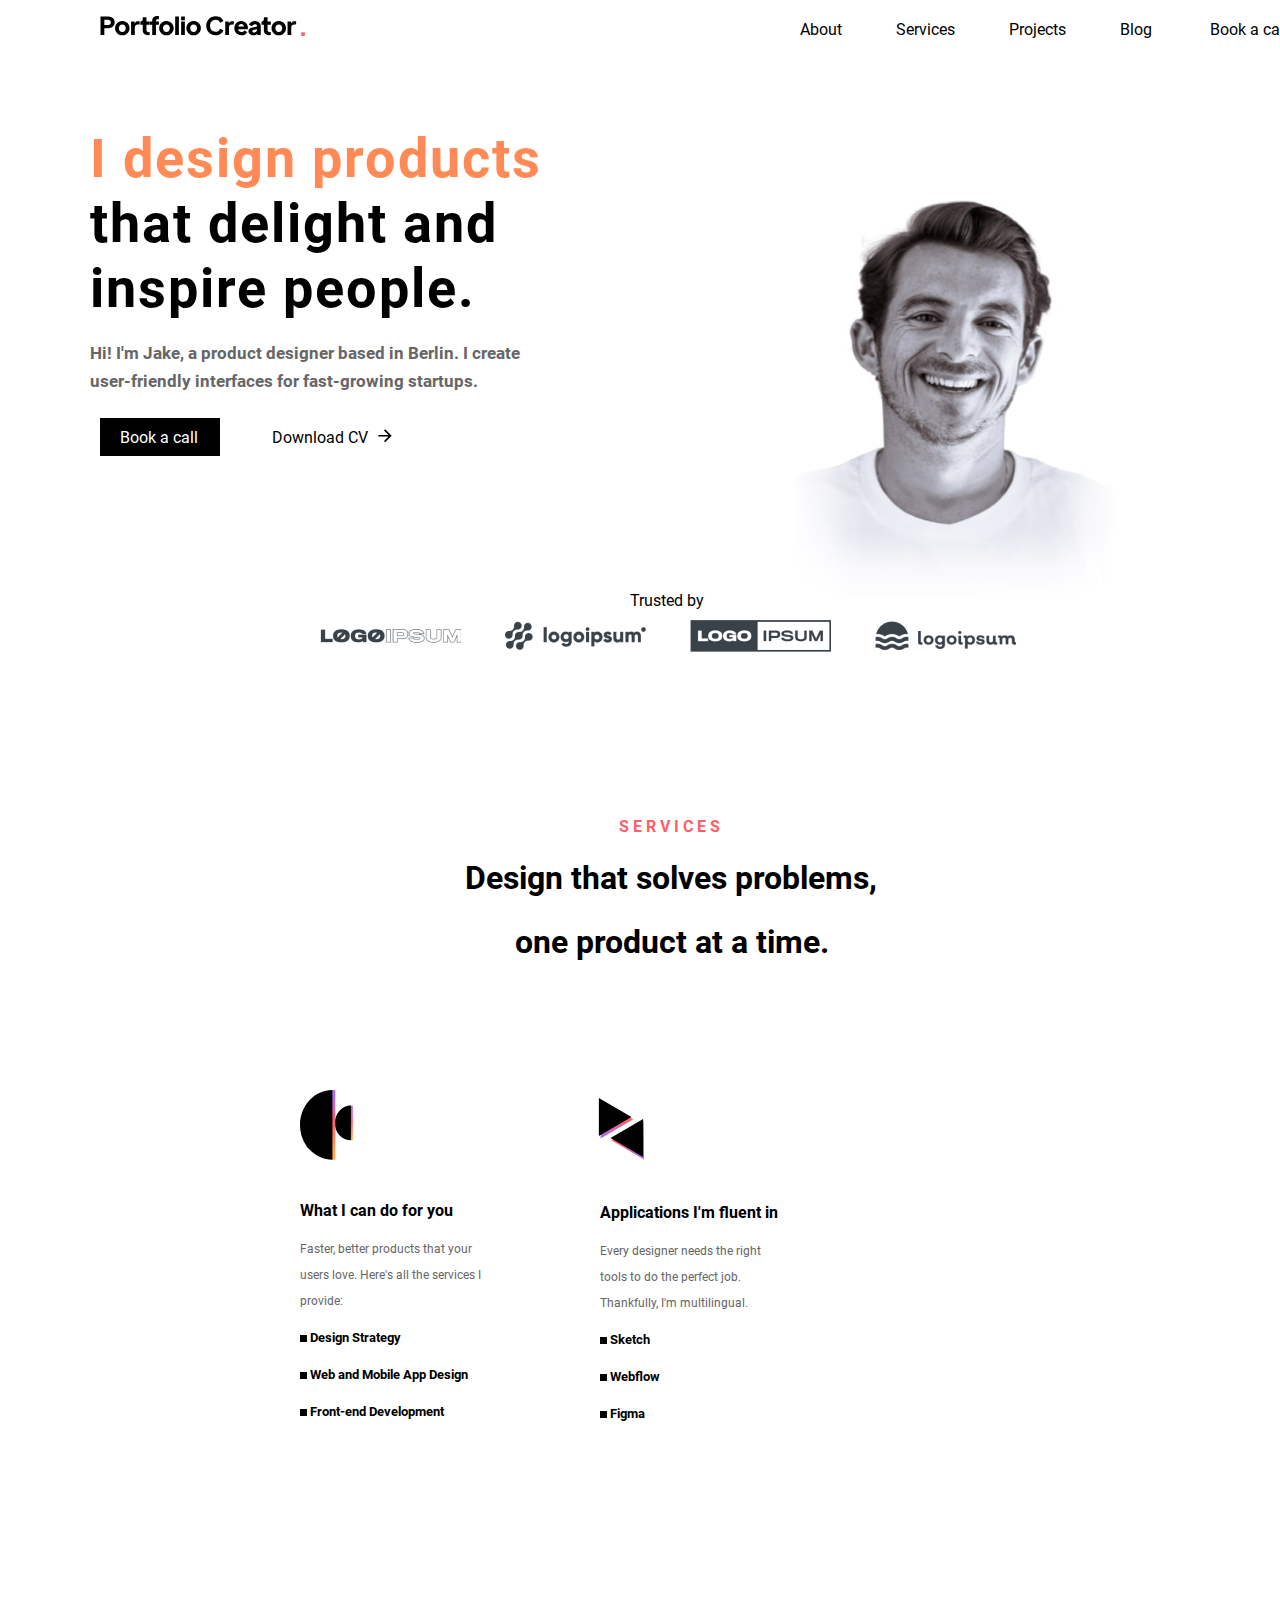
<file: SvoiIndex.html>
<!DOCTYPE html>
<html lang="en">
<head>
    <meta charset="UTF-8">
    <meta http-equiv="X-UA-Compatible" content="IE=edge">
    <meta name="viewport" content="width=device-width, initial-scale=1.0">
    <link rel="stylesheet" href="./CSS/blocks/SvoiHeader.css">
    <link rel="stylesheet" href="./CSS/fonts/Text/stylesheet.css">
    <link rel="stylesheet" href="./CSS/blocks/SvoiMain.css">
    <title>Document</title>
</head>
<body>
    <header class="header">
        <div class="logo">
            <img src="./IMAGE/1.svg">
            <img src="./IMAGE/2.svg">
        </div>
        <div class="shapka">
            <a href="#">About</a>
            <a href="#">Services</a>
            <a href="#">Projects</a>
            <a href="#">Blog</a>
            <a class="book" href="#">Book a call</a>
            <a class="book" href="#"><img class="im1" src="./IMAGE/4.svg"></a>
        </div>
    </header>
    <div class="main">
        <div class="class1">
            <div class="text1">
                <p style="color:#FF8A56;">I design products</p>
                <p>that delight and</p>
                <p>inspire people.</p>
                <p class="pp1">Hi! I'm Jake, a product designer based in Berlin. I create</p>
                <p class="pp1">user-friendly interfaces for fast-growing startups.</p>
            </div>
            <div class="a1">
                <div class="knopki1">
                    <a href="#"><img style="width:120px; height:38px;" src="./IMAGE/5.png"></a>
                    <a href="#" class="book1">Book a call</a>
                </div>
                <div class="knopki2">
                    <a href="#"><img class="img1" src="./IMAGE/4.svg"></a>
                    <a href="#" class="downloadcv">Download CV</a>
                </div>
            </div>
            <div class="foto1">
                <img style="width: 400px; height:450px;" src="./IMAGE/3.png">
            </div>
        </div>
        <div class="trusted">
            <p class="text2">Trusted by</p>
            <div class="logotipy">
                <a href="#"><img style="padding: 20px;" src="./IMAGE/IM5.png"></a>
                <a href="#"><img style="padding: 20px;" src="./IMAGE/IM4.png"></a>
                <a href="#"><img style="padding: 20px;" src="./IMAGE/IM3.png"></a>
                <a href="#"><img style="padding: 20px;" src="./IMAGE/IM2.png"></a>
            </div>
        </div>
        <div class="services">
            <p class="services1">SERVICES</p>
            <h1 class="hh3">Design that solves problems,</h1> 
            <h1 class="hh4" style="position: absolute; left:50px;">one product at a time.</h1>
        </div>
        <div class="sxemy">
            <div class="logot">
                <div class="logo1">
                    <div class="znak1" style="position:relative;">
                        <img style="position:relative; left: 23px;" src="./IMAGE/A3.svg">
                        <img style="position:relative; " src="./IMAGE/A1.svg"> 
                    </div>
                    <div class="znak2" style="position:absolute;">
                        <img style="position:absolute; left: 2px;" src="./IMAGE/A4.svg">
                        <img style="position:absolute;" src="./IMAGE/A2.svg">
                    </div>
                    <div class="textclogo1">
                        <h4>What I can do for you</h4>
                        <p class="ppt">Faster, better products that your </p>
                        <p class="ppt">users love. Here's all the services I</p>
                        <p class="ppt">provide:</p>
                        <h5><img src="./IMAGE/P1.svg"> Design Strategy</h5>
                        <h5><img src="./IMAGE/P1.svg"> Web and Mobile App Design</h5>
                        <h5><img src="./IMAGE/P1.svg"> Front-end Development</h5>
                    </div>
                </div>
                <div class="logo2">
                    <div class="znak3">
                        <img style="position:relative;" src="./IMAGE/G2.svg"> 
                        <img style="position:relative; right: 40px; bottom: 2px;" src="./IMAGE/G1.svg">
                    </div>
                    <div class="znak4">
                        <img style="position:absolute; left: 1px; top: 3px;" src="./IMAGE/G4.svg">
                        <img style="position:absolute;" src="./IMAGE/G3.svg">
                    </div>
                    <div class="textlogo2">
                        <h4>Applications I'm fluent in</h4>
                        <p class="ppt">Every designer needs the right </p>
                        <p class="ppt">tools to do the perfect job.</p>
                        <p class="ppt">Thankfully, I'm multilingual.</p>
                        <h5><img src="./IMAGE/P1.svg"> Sketch</h5>
                        <h5><img src="./IMAGE/P1.svg"> Webflow</h5>
                        <h5><img src="./IMAGE/P1.svg"> Figma</h5>
                    </div>
                </div>
                <div class="logo3"></div>
            </div>
            <div class="whatican"></div>
            <div class="applic"></div>
            <div class="whatyou"></div>
        </div>
    </div>
</body>
</html>
</file>
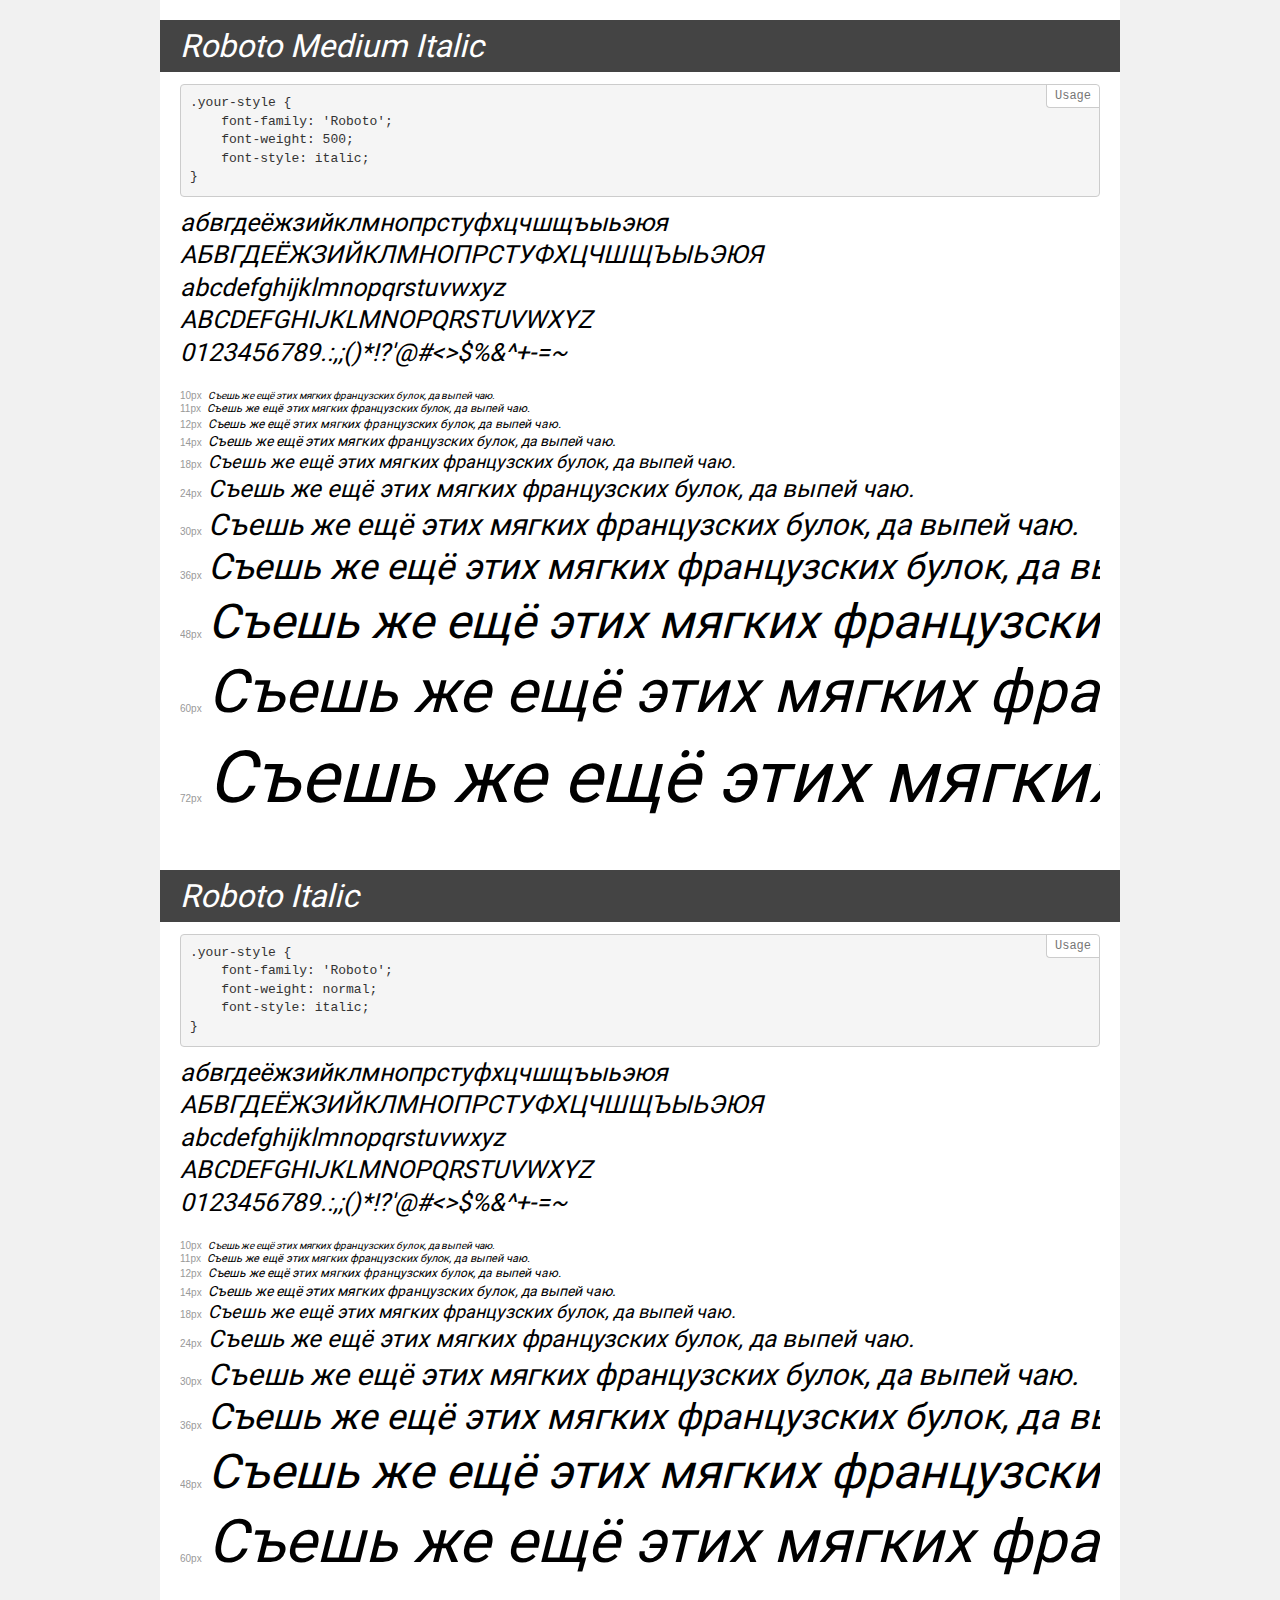
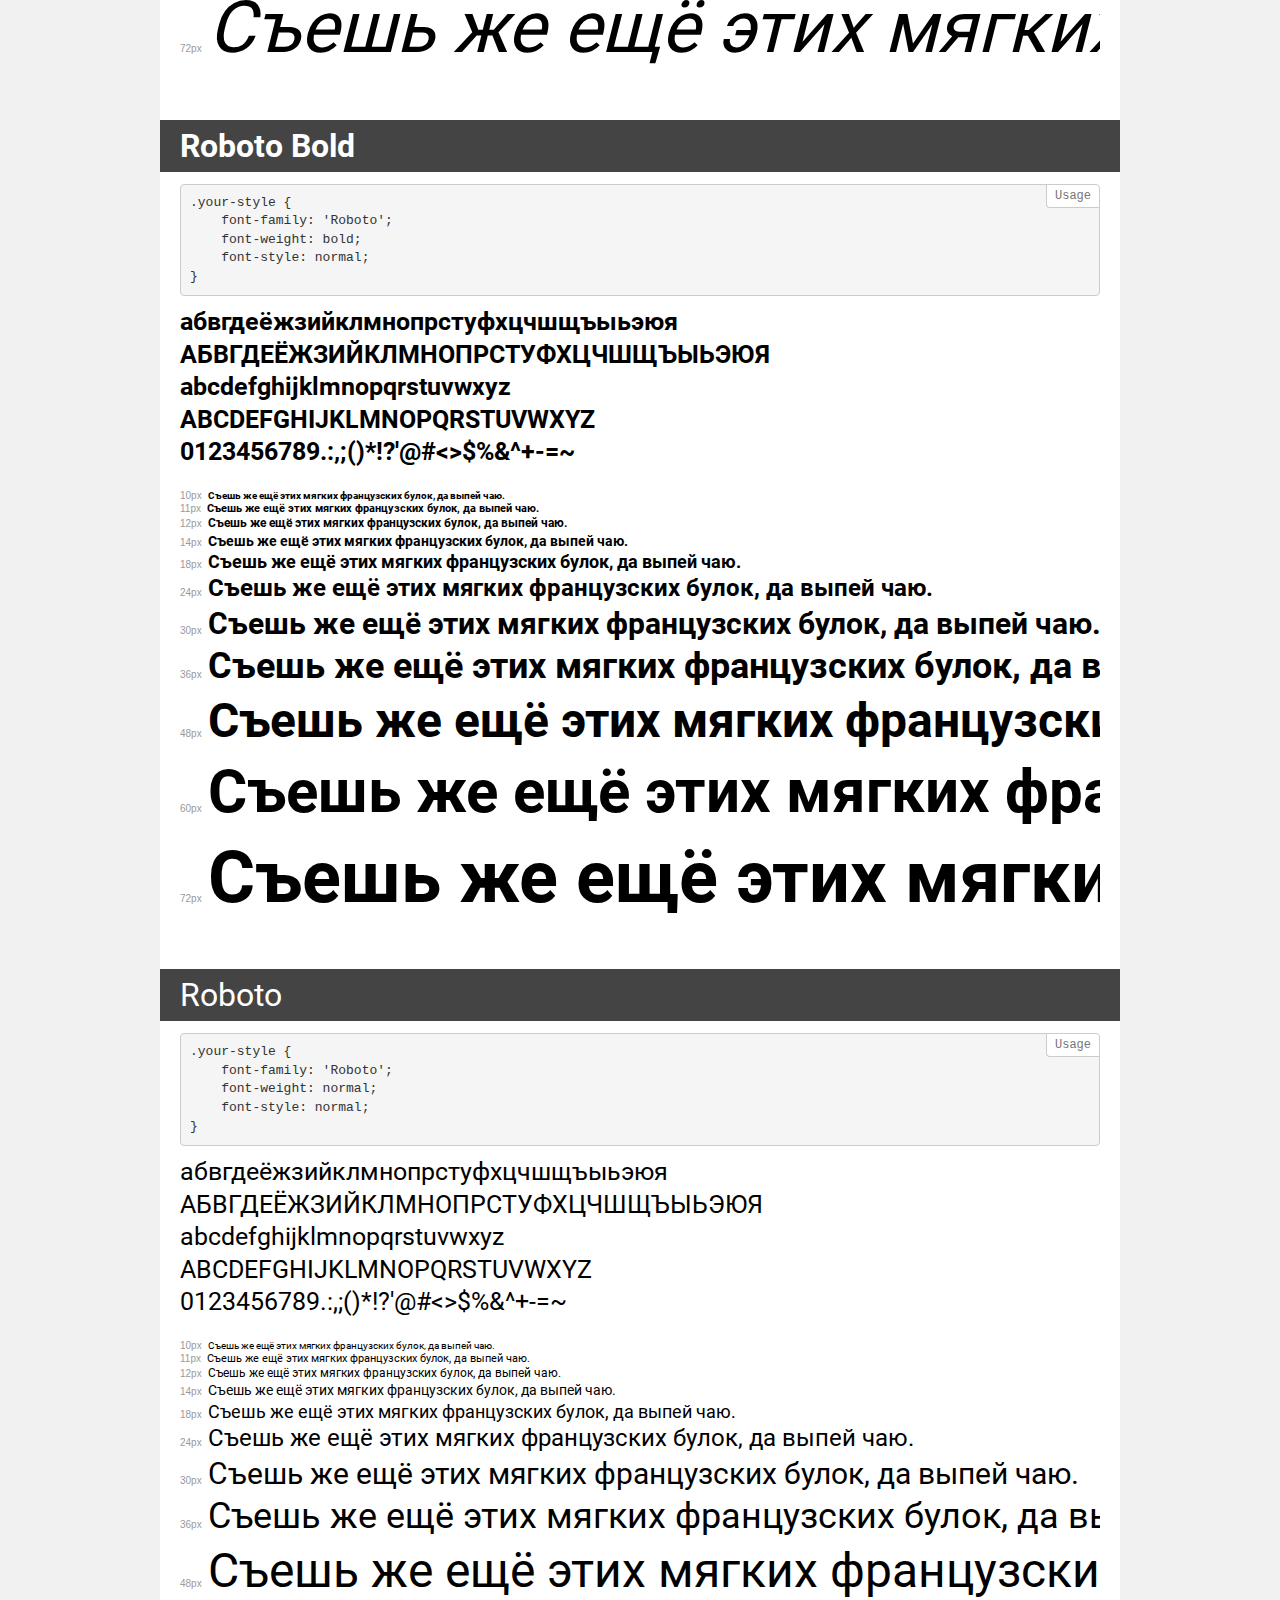
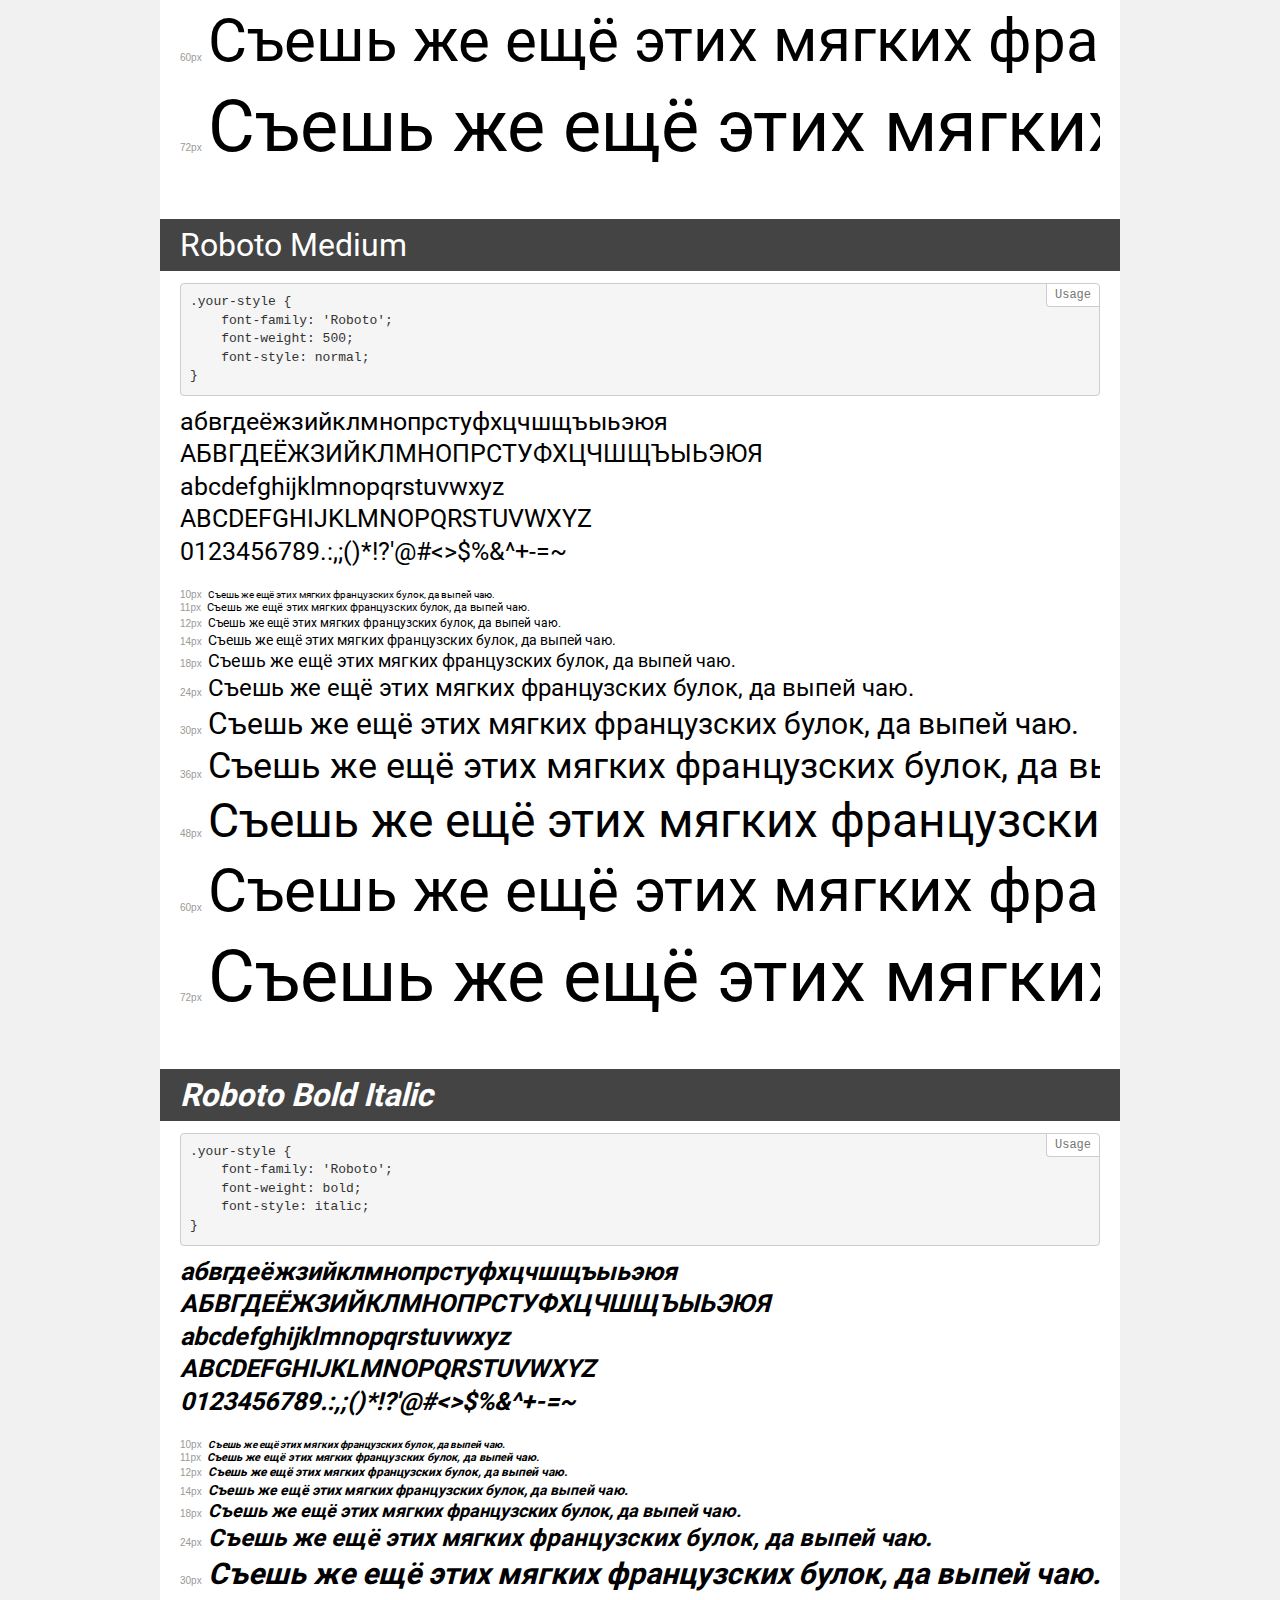
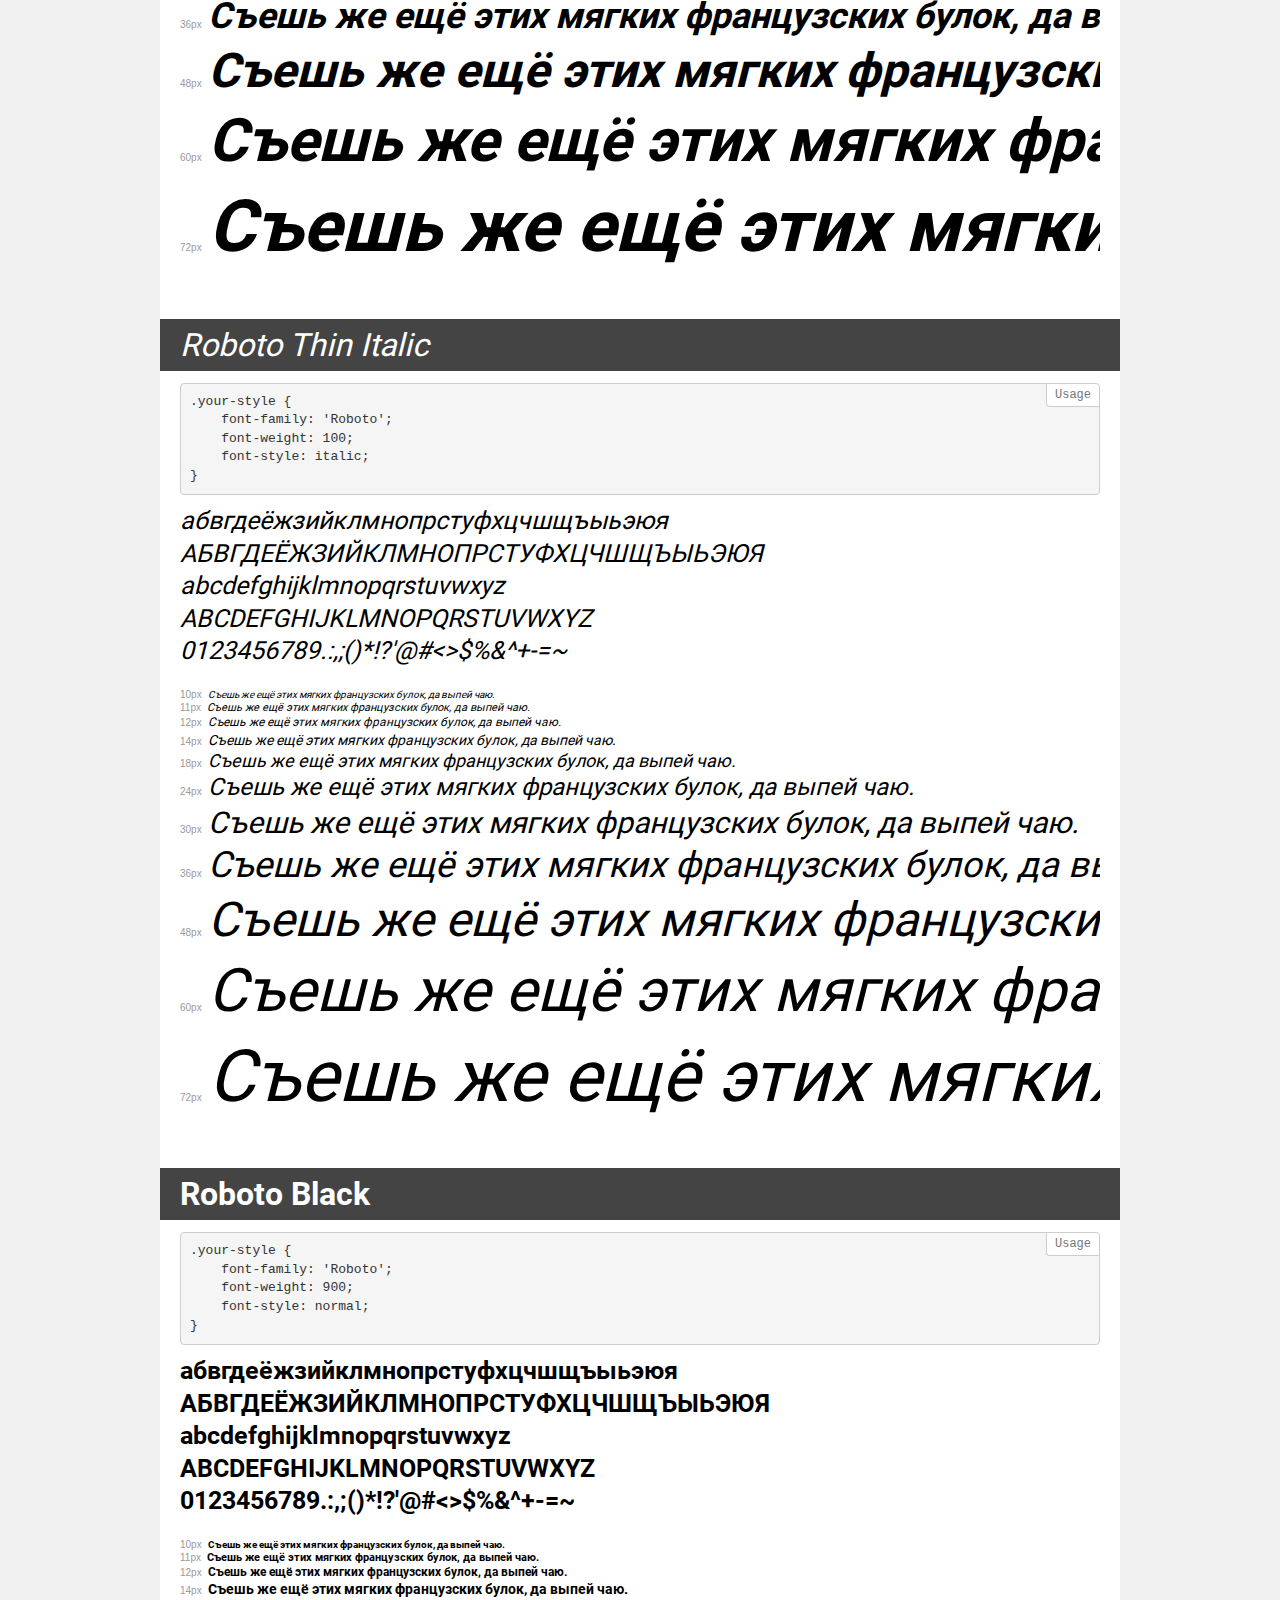
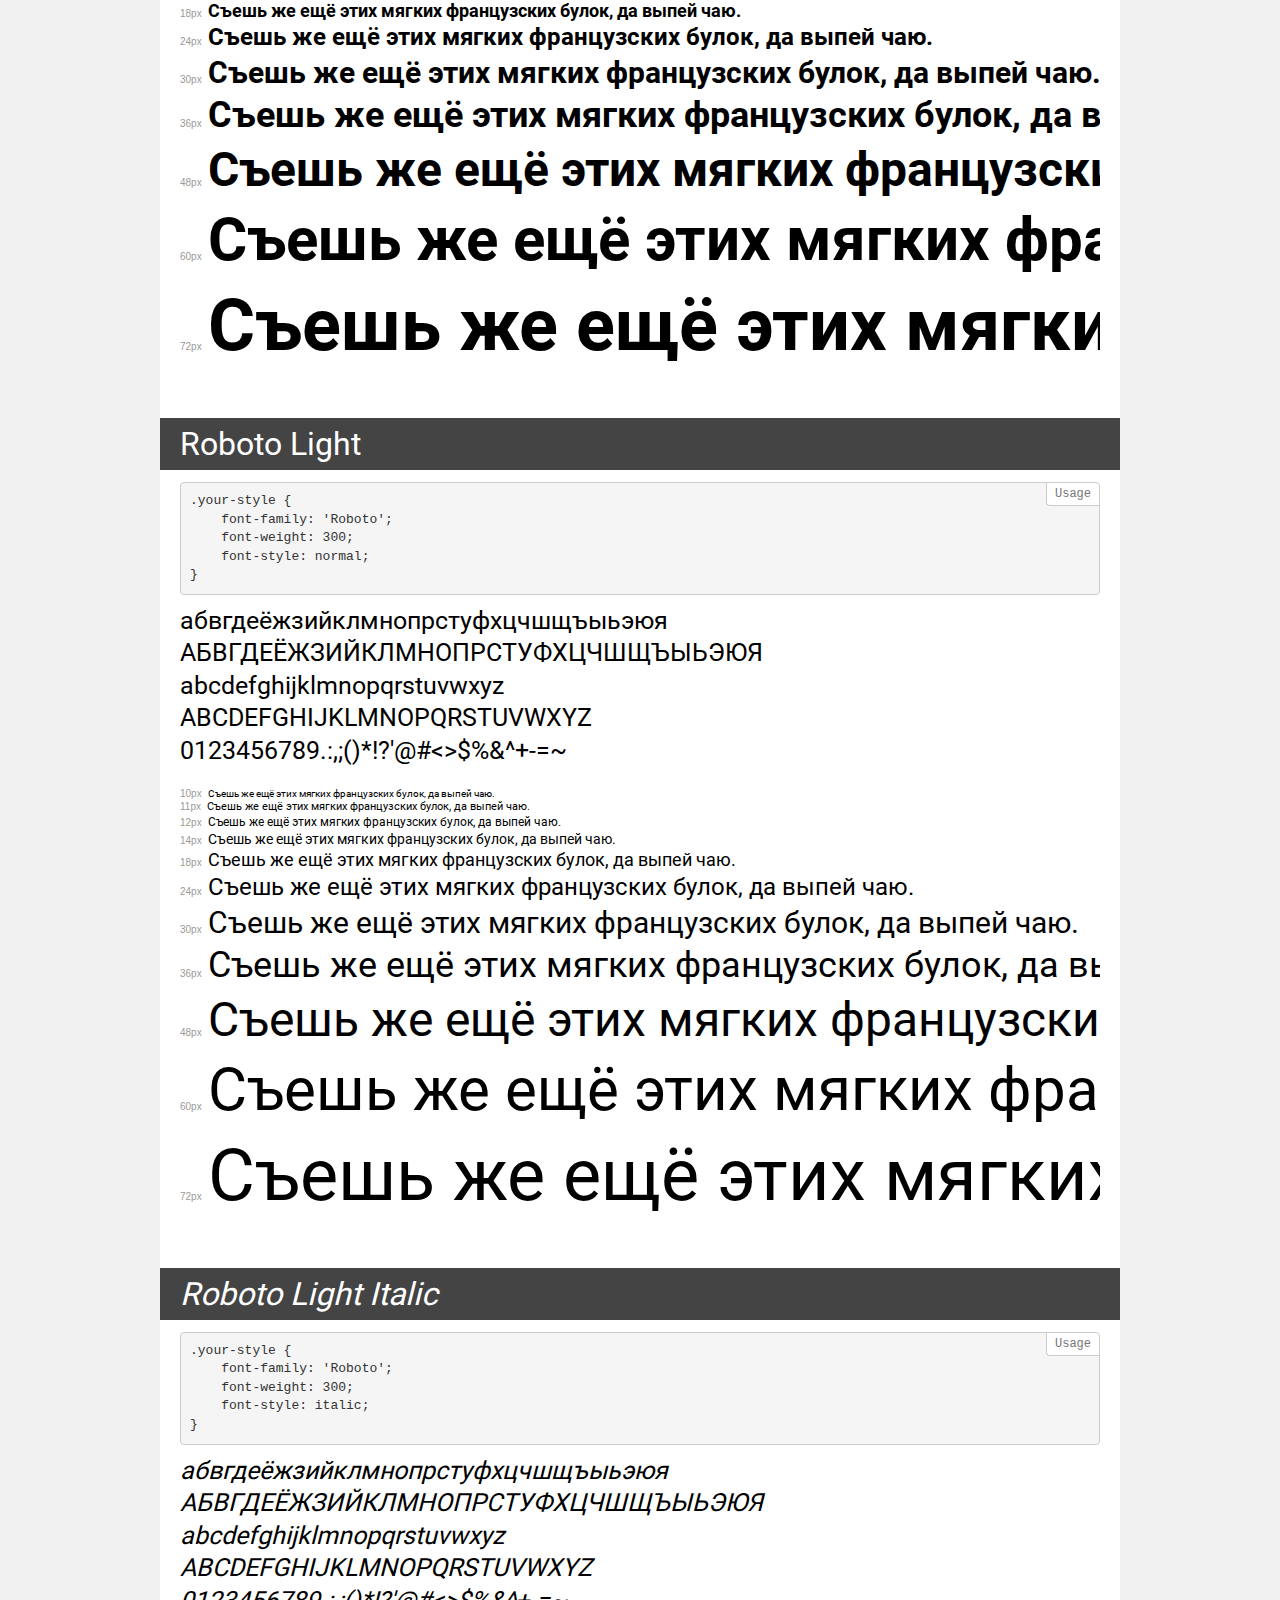
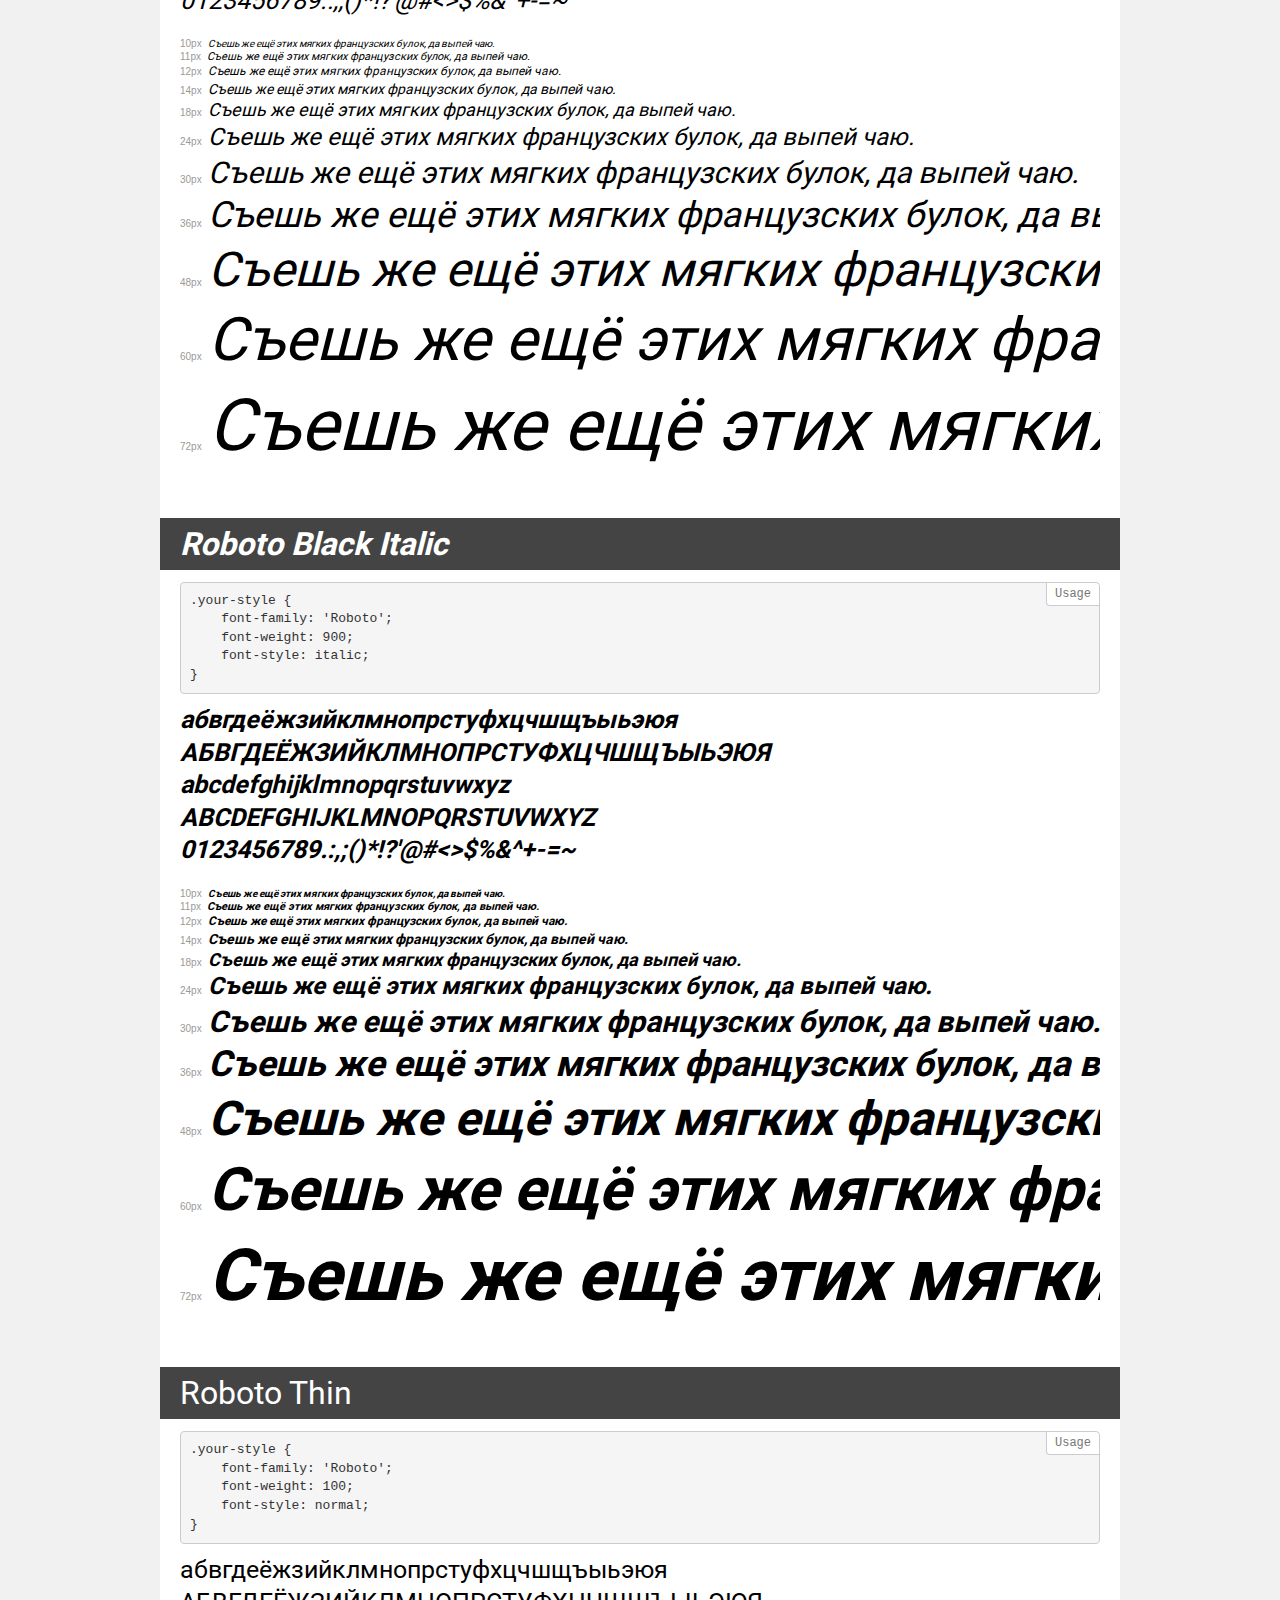
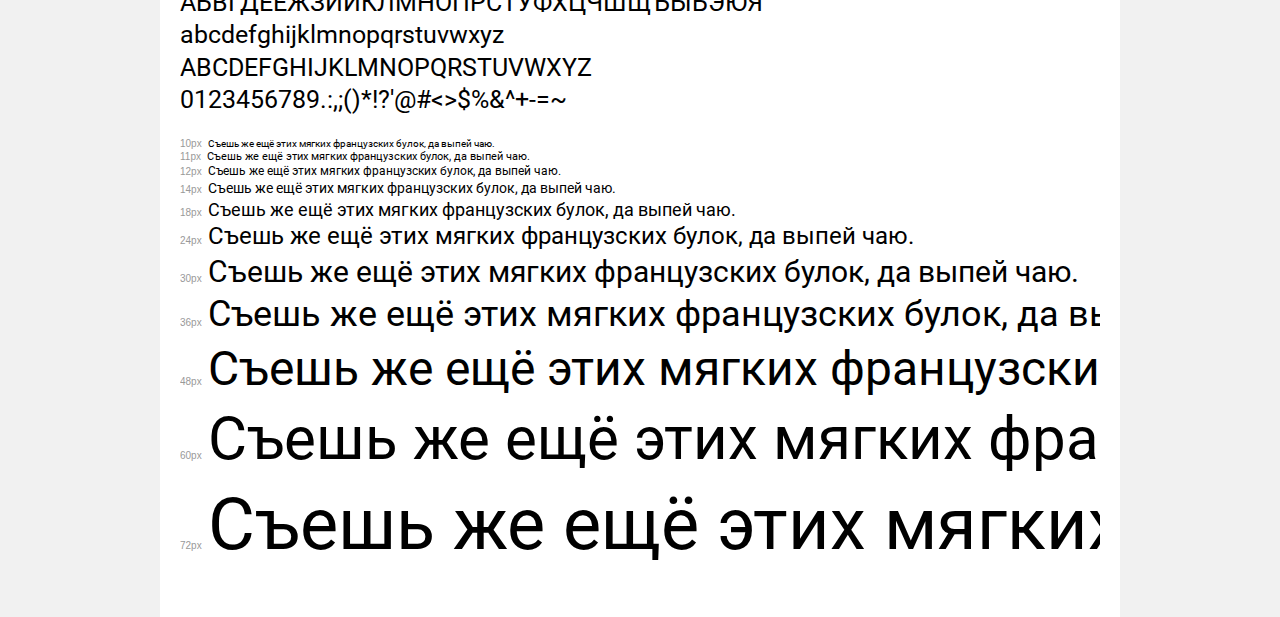
<file: CSS/fonts/Text/demo.html>
<!DOCTYPE html>
<html>
<head>
    <meta charset="utf-8">
    <meta http-equiv="X-UA-Compatible" content="IE=edge">
    <meta name="viewport" content="width=device-width, initial-scale=1">
    <meta name="robots" content="noindex, noarchive">
    <title>Transfonter demo</title>
    <link href="stylesheet.css" rel="stylesheet">
    <style>
        /*
        http://meyerweb.com/eric/tools/css/reset/
        v2.0 | 20110126
        License: none (public domain)
        */
        html, body, div, span, applet, object, iframe,
        h1, h2, h3, h4, h5, h6, p, blockquote, pre,
        a, abbr, acronym, address, big, cite, code,
        del, dfn, em, img, ins, kbd, q, s, samp,
        small, strike, strong, sub, sup, tt, var,
        b, u, i, center,
        dl, dt, dd, ol, ul, li,
        fieldset, form, label, legend,
        table, caption, tbody, tfoot, thead, tr, th, td,
        article, aside, canvas, details, embed,
        figure, figcaption, footer, header, hgroup,
        menu, nav, output, ruby, section, summary,
        time, mark, audio, video {
            margin: 0;
            padding: 0;
            border: 0;
            font-size: 100%;
            font: inherit;
            vertical-align: baseline;
        }
        /* HTML5 display-role reset for older browsers */
        article, aside, details, figcaption, figure,
        footer, header, hgroup, menu, nav, section {
            display: block;
        }
        body {
            line-height: 1;
        }
        ol, ul {
            list-style: none;
        }
        blockquote, q {
            quotes: none;
        }
        blockquote:before, blockquote:after,
        q:before, q:after {
            content: '';
            content: none;
        }
        table {
            border-collapse: collapse;
            border-spacing: 0;
        }
        /* common styles */
        body {
            background: #f1f1f1;
            color: #000;
        }
        .page {
            background: #fff;
            width: 920px;
            margin: 0 auto;
            padding: 20px 20px 0 20px;
            overflow: hidden;
        }
        .font-container {
            overflow-x: auto;
            overflow-y: hidden;
            margin-bottom: 40px;
            line-height: 1.3;
            white-space: nowrap;
            padding-bottom: 5px;
        }
        h1 {
            position: relative;
            background: #444;
            font-size: 32px;
            color: #fff;
            padding: 10px 20px;
            margin: 0 -20px 12px -20px;
        }
        .letters {
            font-size: 25px;
            margin-bottom: 20px;
        }
        .s10:before {
            content: '10px';
        }
        .s11:before {
            content: '11px';
        }
        .s12:before {
            content: '12px';
        }
        .s14:before {
            content: '14px';
        }
        .s18:before {
            content: '18px';
        }
        .s24:before {
            content: '24px';
        }
        .s30:before {
            content: '30px';
        }
        .s36:before {
            content: '36px';
        }
        .s48:before {
            content: '48px';
        }
        .s60:before {
            content: '60px';
        }
        .s72:before {
            content: '72px';
        }
        .s10:before, .s11:before, .s12:before, .s14:before,
        .s18:before, .s24:before, .s30:before, .s36:before,
        .s48:before, .s60:before, .s72:before {
            font-family: Arial, sans-serif;
            font-size: 10px;
            font-weight: normal;
            font-style: normal;
            color: #999;
            padding-right: 6px;
        }
        pre {
            display: block;
            position: relative;
            padding: 9px;
            margin: 0 0 10px;
            font-family: Monaco, Menlo, Consolas, "Courier New", monospace !important;
            font-size: 13px;
            line-height: 1.428571429;
            color: #333;
            font-weight: normal !important;
            font-style: normal !important;
            background-color: #f5f5f5;
            border: 1px solid #ccc;
            overflow-x: auto;
            border-radius: 4px;
        }
        pre:after {
            display: block;
            position: absolute;
            right: 0;
            top: 0;
            content: 'Usage';
            line-height: 1;
            padding: 5px 8px;
            font-size: 12px;
            color: #767676;
            background-color: #fff;
            border: 1px solid #ccc;
            border-right: none;
            border-top: none;
            border-radius: 0 4px 0 4px;
            z-index: 10;
        }
        /* responsive */
        @media (max-width: 959px) {
            .page {
                width: auto;
                margin: 0;
            }
        }
    </style>
</head>
<body>
<div class="page">
    <div class="demo" style="font-family: 'Roboto'; font-weight: 500; font-style: italic;">
        <h1>Roboto Medium Italic</h1>
        <pre>.your-style {
    font-family: 'Roboto';
    font-weight: 500;
    font-style: italic;
}</pre>
        <div class="font-container">
            <p class="letters">
                абвгдеёжзийклмнопрстуфхцчшщъыьэюя<br>
АБВГДЕЁЖЗИЙКЛМНОПРСТУФХЦЧШЩЪЫЬЭЮЯ<br>
abcdefghijklmnopqrstuvwxyz<br>
ABCDEFGHIJKLMNOPQRSTUVWXYZ<br>
                0123456789.:,;()*!?'@#<>$%&^+-=~
            </p>
            <p class="s10" style="font-size: 10px;">Съешь же ещё этих мягких французских булок, да выпей чаю.</p>
            <p class="s11" style="font-size: 11px;">Съешь же ещё этих мягких французских булок, да выпей чаю.</p>
            <p class="s12" style="font-size: 12px;">Съешь же ещё этих мягких французских булок, да выпей чаю.</p>
            <p class="s14" style="font-size: 14px;">Съешь же ещё этих мягких французских булок, да выпей чаю.</p>
            <p class="s18" style="font-size: 18px;">Съешь же ещё этих мягких французских булок, да выпей чаю.</p>
            <p class="s24" style="font-size: 24px;">Съешь же ещё этих мягких французских булок, да выпей чаю.</p>
            <p class="s30" style="font-size: 30px;">Съешь же ещё этих мягких французских булок, да выпей чаю.</p>
            <p class="s36" style="font-size: 36px;">Съешь же ещё этих мягких французских булок, да выпей чаю.</p>
            <p class="s48" style="font-size: 48px;">Съешь же ещё этих мягких французских булок, да выпей чаю.</p>
            <p class="s60" style="font-size: 60px;">Съешь же ещё этих мягких французских булок, да выпей чаю.</p>
            <p class="s72" style="font-size: 72px;">Съешь же ещё этих мягких французских булок, да выпей чаю.</p>
        </div>
    </div>
    <div class="demo" style="font-family: 'Roboto'; font-weight: normal; font-style: italic;">
        <h1>Roboto Italic</h1>
        <pre>.your-style {
    font-family: 'Roboto';
    font-weight: normal;
    font-style: italic;
}</pre>
        <div class="font-container">
            <p class="letters">
                абвгдеёжзийклмнопрстуфхцчшщъыьэюя<br>
АБВГДЕЁЖЗИЙКЛМНОПРСТУФХЦЧШЩЪЫЬЭЮЯ<br>
abcdefghijklmnopqrstuvwxyz<br>
ABCDEFGHIJKLMNOPQRSTUVWXYZ<br>
                0123456789.:,;()*!?'@#<>$%&^+-=~
            </p>
            <p class="s10" style="font-size: 10px;">Съешь же ещё этих мягких французских булок, да выпей чаю.</p>
            <p class="s11" style="font-size: 11px;">Съешь же ещё этих мягких французских булок, да выпей чаю.</p>
            <p class="s12" style="font-size: 12px;">Съешь же ещё этих мягких французских булок, да выпей чаю.</p>
            <p class="s14" style="font-size: 14px;">Съешь же ещё этих мягких французских булок, да выпей чаю.</p>
            <p class="s18" style="font-size: 18px;">Съешь же ещё этих мягких французских булок, да выпей чаю.</p>
            <p class="s24" style="font-size: 24px;">Съешь же ещё этих мягких французских булок, да выпей чаю.</p>
            <p class="s30" style="font-size: 30px;">Съешь же ещё этих мягких французских булок, да выпей чаю.</p>
            <p class="s36" style="font-size: 36px;">Съешь же ещё этих мягких французских булок, да выпей чаю.</p>
            <p class="s48" style="font-size: 48px;">Съешь же ещё этих мягких французских булок, да выпей чаю.</p>
            <p class="s60" style="font-size: 60px;">Съешь же ещё этих мягких французских булок, да выпей чаю.</p>
            <p class="s72" style="font-size: 72px;">Съешь же ещё этих мягких французских булок, да выпей чаю.</p>
        </div>
    </div>
    <div class="demo" style="font-family: 'Roboto'; font-weight: bold; font-style: normal;">
        <h1>Roboto Bold</h1>
        <pre>.your-style {
    font-family: 'Roboto';
    font-weight: bold;
    font-style: normal;
}</pre>
        <div class="font-container">
            <p class="letters">
                абвгдеёжзийклмнопрстуфхцчшщъыьэюя<br>
АБВГДЕЁЖЗИЙКЛМНОПРСТУФХЦЧШЩЪЫЬЭЮЯ<br>
abcdefghijklmnopqrstuvwxyz<br>
ABCDEFGHIJKLMNOPQRSTUVWXYZ<br>
                0123456789.:,;()*!?'@#<>$%&^+-=~
            </p>
            <p class="s10" style="font-size: 10px;">Съешь же ещё этих мягких французских булок, да выпей чаю.</p>
            <p class="s11" style="font-size: 11px;">Съешь же ещё этих мягких французских булок, да выпей чаю.</p>
            <p class="s12" style="font-size: 12px;">Съешь же ещё этих мягких французских булок, да выпей чаю.</p>
            <p class="s14" style="font-size: 14px;">Съешь же ещё этих мягких французских булок, да выпей чаю.</p>
            <p class="s18" style="font-size: 18px;">Съешь же ещё этих мягких французских булок, да выпей чаю.</p>
            <p class="s24" style="font-size: 24px;">Съешь же ещё этих мягких французских булок, да выпей чаю.</p>
            <p class="s30" style="font-size: 30px;">Съешь же ещё этих мягких французских булок, да выпей чаю.</p>
            <p class="s36" style="font-size: 36px;">Съешь же ещё этих мягких французских булок, да выпей чаю.</p>
            <p class="s48" style="font-size: 48px;">Съешь же ещё этих мягких французских булок, да выпей чаю.</p>
            <p class="s60" style="font-size: 60px;">Съешь же ещё этих мягких французских булок, да выпей чаю.</p>
            <p class="s72" style="font-size: 72px;">Съешь же ещё этих мягких французских булок, да выпей чаю.</p>
        </div>
    </div>
    <div class="demo" style="font-family: 'Roboto'; font-weight: normal; font-style: normal;">
        <h1>Roboto</h1>
        <pre>.your-style {
    font-family: 'Roboto';
    font-weight: normal;
    font-style: normal;
}</pre>
        <div class="font-container">
            <p class="letters">
                абвгдеёжзийклмнопрстуфхцчшщъыьэюя<br>
АБВГДЕЁЖЗИЙКЛМНОПРСТУФХЦЧШЩЪЫЬЭЮЯ<br>
abcdefghijklmnopqrstuvwxyz<br>
ABCDEFGHIJKLMNOPQRSTUVWXYZ<br>
                0123456789.:,;()*!?'@#<>$%&^+-=~
            </p>
            <p class="s10" style="font-size: 10px;">Съешь же ещё этих мягких французских булок, да выпей чаю.</p>
            <p class="s11" style="font-size: 11px;">Съешь же ещё этих мягких французских булок, да выпей чаю.</p>
            <p class="s12" style="font-size: 12px;">Съешь же ещё этих мягких французских булок, да выпей чаю.</p>
            <p class="s14" style="font-size: 14px;">Съешь же ещё этих мягких французских булок, да выпей чаю.</p>
            <p class="s18" style="font-size: 18px;">Съешь же ещё этих мягких французских булок, да выпей чаю.</p>
            <p class="s24" style="font-size: 24px;">Съешь же ещё этих мягких французских булок, да выпей чаю.</p>
            <p class="s30" style="font-size: 30px;">Съешь же ещё этих мягких французских булок, да выпей чаю.</p>
            <p class="s36" style="font-size: 36px;">Съешь же ещё этих мягких французских булок, да выпей чаю.</p>
            <p class="s48" style="font-size: 48px;">Съешь же ещё этих мягких французских булок, да выпей чаю.</p>
            <p class="s60" style="font-size: 60px;">Съешь же ещё этих мягких французских булок, да выпей чаю.</p>
            <p class="s72" style="font-size: 72px;">Съешь же ещё этих мягких французских булок, да выпей чаю.</p>
        </div>
    </div>
    <div class="demo" style="font-family: 'Roboto'; font-weight: 500; font-style: normal;">
        <h1>Roboto Medium</h1>
        <pre>.your-style {
    font-family: 'Roboto';
    font-weight: 500;
    font-style: normal;
}</pre>
        <div class="font-container">
            <p class="letters">
                абвгдеёжзийклмнопрстуфхцчшщъыьэюя<br>
АБВГДЕЁЖЗИЙКЛМНОПРСТУФХЦЧШЩЪЫЬЭЮЯ<br>
abcdefghijklmnopqrstuvwxyz<br>
ABCDEFGHIJKLMNOPQRSTUVWXYZ<br>
                0123456789.:,;()*!?'@#<>$%&^+-=~
            </p>
            <p class="s10" style="font-size: 10px;">Съешь же ещё этих мягких французских булок, да выпей чаю.</p>
            <p class="s11" style="font-size: 11px;">Съешь же ещё этих мягких французских булок, да выпей чаю.</p>
            <p class="s12" style="font-size: 12px;">Съешь же ещё этих мягких французских булок, да выпей чаю.</p>
            <p class="s14" style="font-size: 14px;">Съешь же ещё этих мягких французских булок, да выпей чаю.</p>
            <p class="s18" style="font-size: 18px;">Съешь же ещё этих мягких французских булок, да выпей чаю.</p>
            <p class="s24" style="font-size: 24px;">Съешь же ещё этих мягких французских булок, да выпей чаю.</p>
            <p class="s30" style="font-size: 30px;">Съешь же ещё этих мягких французских булок, да выпей чаю.</p>
            <p class="s36" style="font-size: 36px;">Съешь же ещё этих мягких французских булок, да выпей чаю.</p>
            <p class="s48" style="font-size: 48px;">Съешь же ещё этих мягких французских булок, да выпей чаю.</p>
            <p class="s60" style="font-size: 60px;">Съешь же ещё этих мягких французских булок, да выпей чаю.</p>
            <p class="s72" style="font-size: 72px;">Съешь же ещё этих мягких французских булок, да выпей чаю.</p>
        </div>
    </div>
    <div class="demo" style="font-family: 'Roboto'; font-weight: bold; font-style: italic;">
        <h1>Roboto Bold Italic</h1>
        <pre>.your-style {
    font-family: 'Roboto';
    font-weight: bold;
    font-style: italic;
}</pre>
        <div class="font-container">
            <p class="letters">
                абвгдеёжзийклмнопрстуфхцчшщъыьэюя<br>
АБВГДЕЁЖЗИЙКЛМНОПРСТУФХЦЧШЩЪЫЬЭЮЯ<br>
abcdefghijklmnopqrstuvwxyz<br>
ABCDEFGHIJKLMNOPQRSTUVWXYZ<br>
                0123456789.:,;()*!?'@#<>$%&^+-=~
            </p>
            <p class="s10" style="font-size: 10px;">Съешь же ещё этих мягких французских булок, да выпей чаю.</p>
            <p class="s11" style="font-size: 11px;">Съешь же ещё этих мягких французских булок, да выпей чаю.</p>
            <p class="s12" style="font-size: 12px;">Съешь же ещё этих мягких французских булок, да выпей чаю.</p>
            <p class="s14" style="font-size: 14px;">Съешь же ещё этих мягких французских булок, да выпей чаю.</p>
            <p class="s18" style="font-size: 18px;">Съешь же ещё этих мягких французских булок, да выпей чаю.</p>
            <p class="s24" style="font-size: 24px;">Съешь же ещё этих мягких французских булок, да выпей чаю.</p>
            <p class="s30" style="font-size: 30px;">Съешь же ещё этих мягких французских булок, да выпей чаю.</p>
            <p class="s36" style="font-size: 36px;">Съешь же ещё этих мягких французских булок, да выпей чаю.</p>
            <p class="s48" style="font-size: 48px;">Съешь же ещё этих мягких французских булок, да выпей чаю.</p>
            <p class="s60" style="font-size: 60px;">Съешь же ещё этих мягких французских булок, да выпей чаю.</p>
            <p class="s72" style="font-size: 72px;">Съешь же ещё этих мягких французских булок, да выпей чаю.</p>
        </div>
    </div>
    <div class="demo" style="font-family: 'Roboto'; font-weight: 100; font-style: italic;">
        <h1>Roboto Thin Italic</h1>
        <pre>.your-style {
    font-family: 'Roboto';
    font-weight: 100;
    font-style: italic;
}</pre>
        <div class="font-container">
            <p class="letters">
                абвгдеёжзийклмнопрстуфхцчшщъыьэюя<br>
АБВГДЕЁЖЗИЙКЛМНОПРСТУФХЦЧШЩЪЫЬЭЮЯ<br>
abcdefghijklmnopqrstuvwxyz<br>
ABCDEFGHIJKLMNOPQRSTUVWXYZ<br>
                0123456789.:,;()*!?'@#<>$%&^+-=~
            </p>
            <p class="s10" style="font-size: 10px;">Съешь же ещё этих мягких французских булок, да выпей чаю.</p>
            <p class="s11" style="font-size: 11px;">Съешь же ещё этих мягких французских булок, да выпей чаю.</p>
            <p class="s12" style="font-size: 12px;">Съешь же ещё этих мягких французских булок, да выпей чаю.</p>
            <p class="s14" style="font-size: 14px;">Съешь же ещё этих мягких французских булок, да выпей чаю.</p>
            <p class="s18" style="font-size: 18px;">Съешь же ещё этих мягких французских булок, да выпей чаю.</p>
            <p class="s24" style="font-size: 24px;">Съешь же ещё этих мягких французских булок, да выпей чаю.</p>
            <p class="s30" style="font-size: 30px;">Съешь же ещё этих мягких французских булок, да выпей чаю.</p>
            <p class="s36" style="font-size: 36px;">Съешь же ещё этих мягких французских булок, да выпей чаю.</p>
            <p class="s48" style="font-size: 48px;">Съешь же ещё этих мягких французских булок, да выпей чаю.</p>
            <p class="s60" style="font-size: 60px;">Съешь же ещё этих мягких французских булок, да выпей чаю.</p>
            <p class="s72" style="font-size: 72px;">Съешь же ещё этих мягких французских булок, да выпей чаю.</p>
        </div>
    </div>
    <div class="demo" style="font-family: 'Roboto'; font-weight: 900; font-style: normal;">
        <h1>Roboto Black</h1>
        <pre>.your-style {
    font-family: 'Roboto';
    font-weight: 900;
    font-style: normal;
}</pre>
        <div class="font-container">
            <p class="letters">
                абвгдеёжзийклмнопрстуфхцчшщъыьэюя<br>
АБВГДЕЁЖЗИЙКЛМНОПРСТУФХЦЧШЩЪЫЬЭЮЯ<br>
abcdefghijklmnopqrstuvwxyz<br>
ABCDEFGHIJKLMNOPQRSTUVWXYZ<br>
                0123456789.:,;()*!?'@#<>$%&^+-=~
            </p>
            <p class="s10" style="font-size: 10px;">Съешь же ещё этих мягких французских булок, да выпей чаю.</p>
            <p class="s11" style="font-size: 11px;">Съешь же ещё этих мягких французских булок, да выпей чаю.</p>
            <p class="s12" style="font-size: 12px;">Съешь же ещё этих мягких французских булок, да выпей чаю.</p>
            <p class="s14" style="font-size: 14px;">Съешь же ещё этих мягких французских булок, да выпей чаю.</p>
            <p class="s18" style="font-size: 18px;">Съешь же ещё этих мягких французских булок, да выпей чаю.</p>
            <p class="s24" style="font-size: 24px;">Съешь же ещё этих мягких французских булок, да выпей чаю.</p>
            <p class="s30" style="font-size: 30px;">Съешь же ещё этих мягких французских булок, да выпей чаю.</p>
            <p class="s36" style="font-size: 36px;">Съешь же ещё этих мягких французских булок, да выпей чаю.</p>
            <p class="s48" style="font-size: 48px;">Съешь же ещё этих мягких французских булок, да выпей чаю.</p>
            <p class="s60" style="font-size: 60px;">Съешь же ещё этих мягких французских булок, да выпей чаю.</p>
            <p class="s72" style="font-size: 72px;">Съешь же ещё этих мягких французских булок, да выпей чаю.</p>
        </div>
    </div>
    <div class="demo" style="font-family: 'Roboto'; font-weight: 300; font-style: normal;">
        <h1>Roboto Light</h1>
        <pre>.your-style {
    font-family: 'Roboto';
    font-weight: 300;
    font-style: normal;
}</pre>
        <div class="font-container">
            <p class="letters">
                абвгдеёжзийклмнопрстуфхцчшщъыьэюя<br>
АБВГДЕЁЖЗИЙКЛМНОПРСТУФХЦЧШЩЪЫЬЭЮЯ<br>
abcdefghijklmnopqrstuvwxyz<br>
ABCDEFGHIJKLMNOPQRSTUVWXYZ<br>
                0123456789.:,;()*!?'@#<>$%&^+-=~
            </p>
            <p class="s10" style="font-size: 10px;">Съешь же ещё этих мягких французских булок, да выпей чаю.</p>
            <p class="s11" style="font-size: 11px;">Съешь же ещё этих мягких французских булок, да выпей чаю.</p>
            <p class="s12" style="font-size: 12px;">Съешь же ещё этих мягких французских булок, да выпей чаю.</p>
            <p class="s14" style="font-size: 14px;">Съешь же ещё этих мягких французских булок, да выпей чаю.</p>
            <p class="s18" style="font-size: 18px;">Съешь же ещё этих мягких французских булок, да выпей чаю.</p>
            <p class="s24" style="font-size: 24px;">Съешь же ещё этих мягких французских булок, да выпей чаю.</p>
            <p class="s30" style="font-size: 30px;">Съешь же ещё этих мягких французских булок, да выпей чаю.</p>
            <p class="s36" style="font-size: 36px;">Съешь же ещё этих мягких французских булок, да выпей чаю.</p>
            <p class="s48" style="font-size: 48px;">Съешь же ещё этих мягких французских булок, да выпей чаю.</p>
            <p class="s60" style="font-size: 60px;">Съешь же ещё этих мягких французских булок, да выпей чаю.</p>
            <p class="s72" style="font-size: 72px;">Съешь же ещё этих мягких французских булок, да выпей чаю.</p>
        </div>
    </div>
    <div class="demo" style="font-family: 'Roboto'; font-weight: 300; font-style: italic;">
        <h1>Roboto Light Italic</h1>
        <pre>.your-style {
    font-family: 'Roboto';
    font-weight: 300;
    font-style: italic;
}</pre>
        <div class="font-container">
            <p class="letters">
                абвгдеёжзийклмнопрстуфхцчшщъыьэюя<br>
АБВГДЕЁЖЗИЙКЛМНОПРСТУФХЦЧШЩЪЫЬЭЮЯ<br>
abcdefghijklmnopqrstuvwxyz<br>
ABCDEFGHIJKLMNOPQRSTUVWXYZ<br>
                0123456789.:,;()*!?'@#<>$%&^+-=~
            </p>
            <p class="s10" style="font-size: 10px;">Съешь же ещё этих мягких французских булок, да выпей чаю.</p>
            <p class="s11" style="font-size: 11px;">Съешь же ещё этих мягких французских булок, да выпей чаю.</p>
            <p class="s12" style="font-size: 12px;">Съешь же ещё этих мягких французских булок, да выпей чаю.</p>
            <p class="s14" style="font-size: 14px;">Съешь же ещё этих мягких французских булок, да выпей чаю.</p>
            <p class="s18" style="font-size: 18px;">Съешь же ещё этих мягких французских булок, да выпей чаю.</p>
            <p class="s24" style="font-size: 24px;">Съешь же ещё этих мягких французских булок, да выпей чаю.</p>
            <p class="s30" style="font-size: 30px;">Съешь же ещё этих мягких французских булок, да выпей чаю.</p>
            <p class="s36" style="font-size: 36px;">Съешь же ещё этих мягких французских булок, да выпей чаю.</p>
            <p class="s48" style="font-size: 48px;">Съешь же ещё этих мягких французских булок, да выпей чаю.</p>
            <p class="s60" style="font-size: 60px;">Съешь же ещё этих мягких французских булок, да выпей чаю.</p>
            <p class="s72" style="font-size: 72px;">Съешь же ещё этих мягких французских булок, да выпей чаю.</p>
        </div>
    </div>
    <div class="demo" style="font-family: 'Roboto'; font-weight: 900; font-style: italic;">
        <h1>Roboto Black Italic</h1>
        <pre>.your-style {
    font-family: 'Roboto';
    font-weight: 900;
    font-style: italic;
}</pre>
        <div class="font-container">
            <p class="letters">
                абвгдеёжзийклмнопрстуфхцчшщъыьэюя<br>
АБВГДЕЁЖЗИЙКЛМНОПРСТУФХЦЧШЩЪЫЬЭЮЯ<br>
abcdefghijklmnopqrstuvwxyz<br>
ABCDEFGHIJKLMNOPQRSTUVWXYZ<br>
                0123456789.:,;()*!?'@#<>$%&^+-=~
            </p>
            <p class="s10" style="font-size: 10px;">Съешь же ещё этих мягких французских булок, да выпей чаю.</p>
            <p class="s11" style="font-size: 11px;">Съешь же ещё этих мягких французских булок, да выпей чаю.</p>
            <p class="s12" style="font-size: 12px;">Съешь же ещё этих мягких французских булок, да выпей чаю.</p>
            <p class="s14" style="font-size: 14px;">Съешь же ещё этих мягких французских булок, да выпей чаю.</p>
            <p class="s18" style="font-size: 18px;">Съешь же ещё этих мягких французских булок, да выпей чаю.</p>
            <p class="s24" style="font-size: 24px;">Съешь же ещё этих мягких французских булок, да выпей чаю.</p>
            <p class="s30" style="font-size: 30px;">Съешь же ещё этих мягких французских булок, да выпей чаю.</p>
            <p class="s36" style="font-size: 36px;">Съешь же ещё этих мягких французских булок, да выпей чаю.</p>
            <p class="s48" style="font-size: 48px;">Съешь же ещё этих мягких французских булок, да выпей чаю.</p>
            <p class="s60" style="font-size: 60px;">Съешь же ещё этих мягких французских булок, да выпей чаю.</p>
            <p class="s72" style="font-size: 72px;">Съешь же ещё этих мягких французских булок, да выпей чаю.</p>
        </div>
    </div>
    <div class="demo" style="font-family: 'Roboto'; font-weight: 100; font-style: normal;">
        <h1>Roboto Thin</h1>
        <pre>.your-style {
    font-family: 'Roboto';
    font-weight: 100;
    font-style: normal;
}</pre>
        <div class="font-container">
            <p class="letters">
                абвгдеёжзийклмнопрстуфхцчшщъыьэюя<br>
АБВГДЕЁЖЗИЙКЛМНОПРСТУФХЦЧШЩЪЫЬЭЮЯ<br>
abcdefghijklmnopqrstuvwxyz<br>
ABCDEFGHIJKLMNOPQRSTUVWXYZ<br>
                0123456789.:,;()*!?'@#<>$%&^+-=~
            </p>
            <p class="s10" style="font-size: 10px;">Съешь же ещё этих мягких французских булок, да выпей чаю.</p>
            <p class="s11" style="font-size: 11px;">Съешь же ещё этих мягких французских булок, да выпей чаю.</p>
            <p class="s12" style="font-size: 12px;">Съешь же ещё этих мягких французских булок, да выпей чаю.</p>
            <p class="s14" style="font-size: 14px;">Съешь же ещё этих мягких французских булок, да выпей чаю.</p>
            <p class="s18" style="font-size: 18px;">Съешь же ещё этих мягких французских булок, да выпей чаю.</p>
            <p class="s24" style="font-size: 24px;">Съешь же ещё этих мягких французских булок, да выпей чаю.</p>
            <p class="s30" style="font-size: 30px;">Съешь же ещё этих мягких французских булок, да выпей чаю.</p>
            <p class="s36" style="font-size: 36px;">Съешь же ещё этих мягких французских булок, да выпей чаю.</p>
            <p class="s48" style="font-size: 48px;">Съешь же ещё этих мягких французских булок, да выпей чаю.</p>
            <p class="s60" style="font-size: 60px;">Съешь же ещё этих мягких французских булок, да выпей чаю.</p>
            <p class="s72" style="font-size: 72px;">Съешь же ещё этих мягких французских булок, да выпей чаю.</p>
        </div>
    </div>
</div>
</body>
</html>
</file>
<file: CSS/blocks/SvoiHeader.css>
body {
    font-family:"Roboto";
}
.shapka {
    position: absolute;
    left: 800px;
    top: 20px;
    word-spacing: 50px;
}
.book {
    left: 410px;
    position: absolute;
    word-spacing: normal;
    white-space: nowrap;
}
.logo {
    position: absolute;
    top: 15px;
    left: 100px;
}
.im1 {
    position: relative;
    left: 90px;
}
a {
    color: black;
    text-decoration: none;
}
body {
    font-family:"Roboto";
    width: 1100px;
    height: 8500px;
}
.shapka {
    position: absolute;
    left: 800px;
    top: 20px;
    word-spacing: 50px;
}
.book {
    left: 410px;
    position: absolute;
    word-spacing: normal;
    white-space: nowrap;
}
.logo {
    position: absolute;
    top: 15px;
    left: 100px;
}
.im1 {
    position: relative;
    left: 90px;
}
a {
    color: black;
    text-decoration: none;
}
</file>
<file: CSS/fonts/Text/stylesheet.css>
@font-face {
    font-family: 'Roboto';
    src: url('Roboto-Bold.eot');
    src: local('Roboto Bold'), local('Roboto-Bold'),
        url('Roboto-Bold.eot?#iefix') format('embedded-opentype'),
        url('Roboto-Bold.woff') format('woff'),
        url('Roboto-Bold.ttf') format('truetype');
    font-weight: bold;
    font-style: normal;
}

@font-face {
    font-family: 'Roboto';
    src: url('Roboto-Regular.eot');
    src: local('Roboto'), local('Roboto-Regular'),
        url('Roboto-Regular.eot?#iefix') format('embedded-opentype'),
        url('Roboto-Regular.woff') format('woff'),
        url('Roboto-Regular.ttf') format('truetype');
    font-weight: normal;
    font-style: normal;
}
</file>
<file: CSS/blocks/SvoiMain.css>
.text1 {
    position: absolute;
    height: 83px;
    left: 7%;
    top: 100px;
    font-family: 'Roboto';
    font-style: normal;
    font-weight: 700;
    font-size: 54px;
    letter-spacing: 2px;
    line-height: 0.2em;
}
.pp1 {
    letter-spacing: normal;
    left: 0.07%;
    right: 23.43%;
    font-size: 17px;
    color: #666666;
}
.foto1 {
    position: absolute;
    height: 595px;
    left: 58.89%;
    right: -0.04%;
    top: calc(50% - 595px/2 + 25px);
}
.knopki1 {
    position: relative;
    top: 410px;
    left: 92px;
}
.book1 {
    position: absolute;
    bottom: 40px;
    left: 20px;
    color: white;
}
.knopki2 {
    position: relative;
    top: 410px;
    left: 150px;
    margin-bottom: 50px;
    white-space: nowrap;
}
.downloadcv {
    position: absolute;
    bottom: -10px;
}
.img1 {
    position: relative;
    left: 120px;
    bottom: -10px;
}
.a1 {
    display: grid;
    grid-template-columns: 100px 100px ;
}
.trusted {
    position: absolute;
    left: 300px;
    top: 600px;
}
.text2 {
    position: absolute;
    left: 330px;
    top: -25px;
}
.services {
    position: absolute;
    left: 465px;
    top: 800px;
}
.services1 {
    text-align:center; 
    color: #FF5E69;
    font-size: 16px;
    font-weight: 700;
    line-height: 22px;
    letter-spacing: 4px;
    text-align: center;
    
}
.hh4 {
    line-height: 5px;
}
.logo1 {
    position: absolute;
    top: 1050px;
    left: 300px;
}
.znak1 {
    top: 55px;
    left: 13px;
}
.textclogo1 {
    position: relative;
    top: 90px;
}
.ppt {
    color: #666666;
    font-size: 12px;
}
.logo2 {
    position: absolute;
    top: 1182px;
    left: 600px;
}
.znak3 {
    position: absolute;
    bottom: 300px;
}
.znak4 {
    position: absolute;
    bottom: 325px;
    left: 10px;
}
.text1 {
    position: absolute;
    height: 83px;
    left: 7%;
    top: 100px;
    font-family: 'Roboto';
    font-style: normal;
    font-weight: 700;
    font-size: 54px;
    letter-spacing: 2px;
    line-height: 0.2em;
}
.pp1 {
    letter-spacing: normal;
    left: 0.07%;
    right: 23.43%;
    font-size: 17px;
    color: #666666;
}
.foto1 {
    position: absolute;
    height: 595px;
    left: 58.89%;
    right: -0.04%;
    top: calc(50% - 595px/2 + 25px);
}
.knopki1 {
    position: relative;
    top: 410px;
    left: 92px;
}
.book1 {
    position: absolute;
    bottom: 40px;
    left: 20px;
    color: white;
}
.knopki2 {
    position: relative;
    top: 410px;
    left: 150px;
    margin-bottom: 50px;
    white-space: nowrap;
}
.downloadcv {
    position: absolute;
    bottom: -10px;
}
.img1 {
    position: relative;
    left: 120px;
    bottom: -10px;
}
.a1 {
    display: grid;
    grid-template-columns: 100px 100px ;
}
.trusted {
    position: absolute;
    left: 300px;
    top: 600px;
}
.text2 {
    position: absolute;
    left: 330px;
    top: -25px;
}
.services {
    position: absolute;
    left: 465px;
    top: 800px;
}
.services1 {
    text-align:center; 
    color: #FF5E69;
    font-size: 16px;
    font-weight: 700;
    line-height: 22px;
    letter-spacing: 4px;
    text-align: center;
    
}
.hh4 {
    line-height: 5px;
}
.logo1 {
    position: absolute;
    top: 1050px;
    left: 300px;
}
.znak1 {
    top: 55px;
    left: 13px;
}
.textclogo1 {
    position: relative;
    top: 90px;
}
.ppt {
    color: #666666;
    font-size: 12px;
}
.logo2 {
    position: absolute;
    top: 1182px;
    left: 600px;
}
.znak3 {
    position: absolute;
    bottom: 300px;
}
.znak4 {
    position: absolute;
    bottom: 325px;
    left: 10px;
}
</file>
